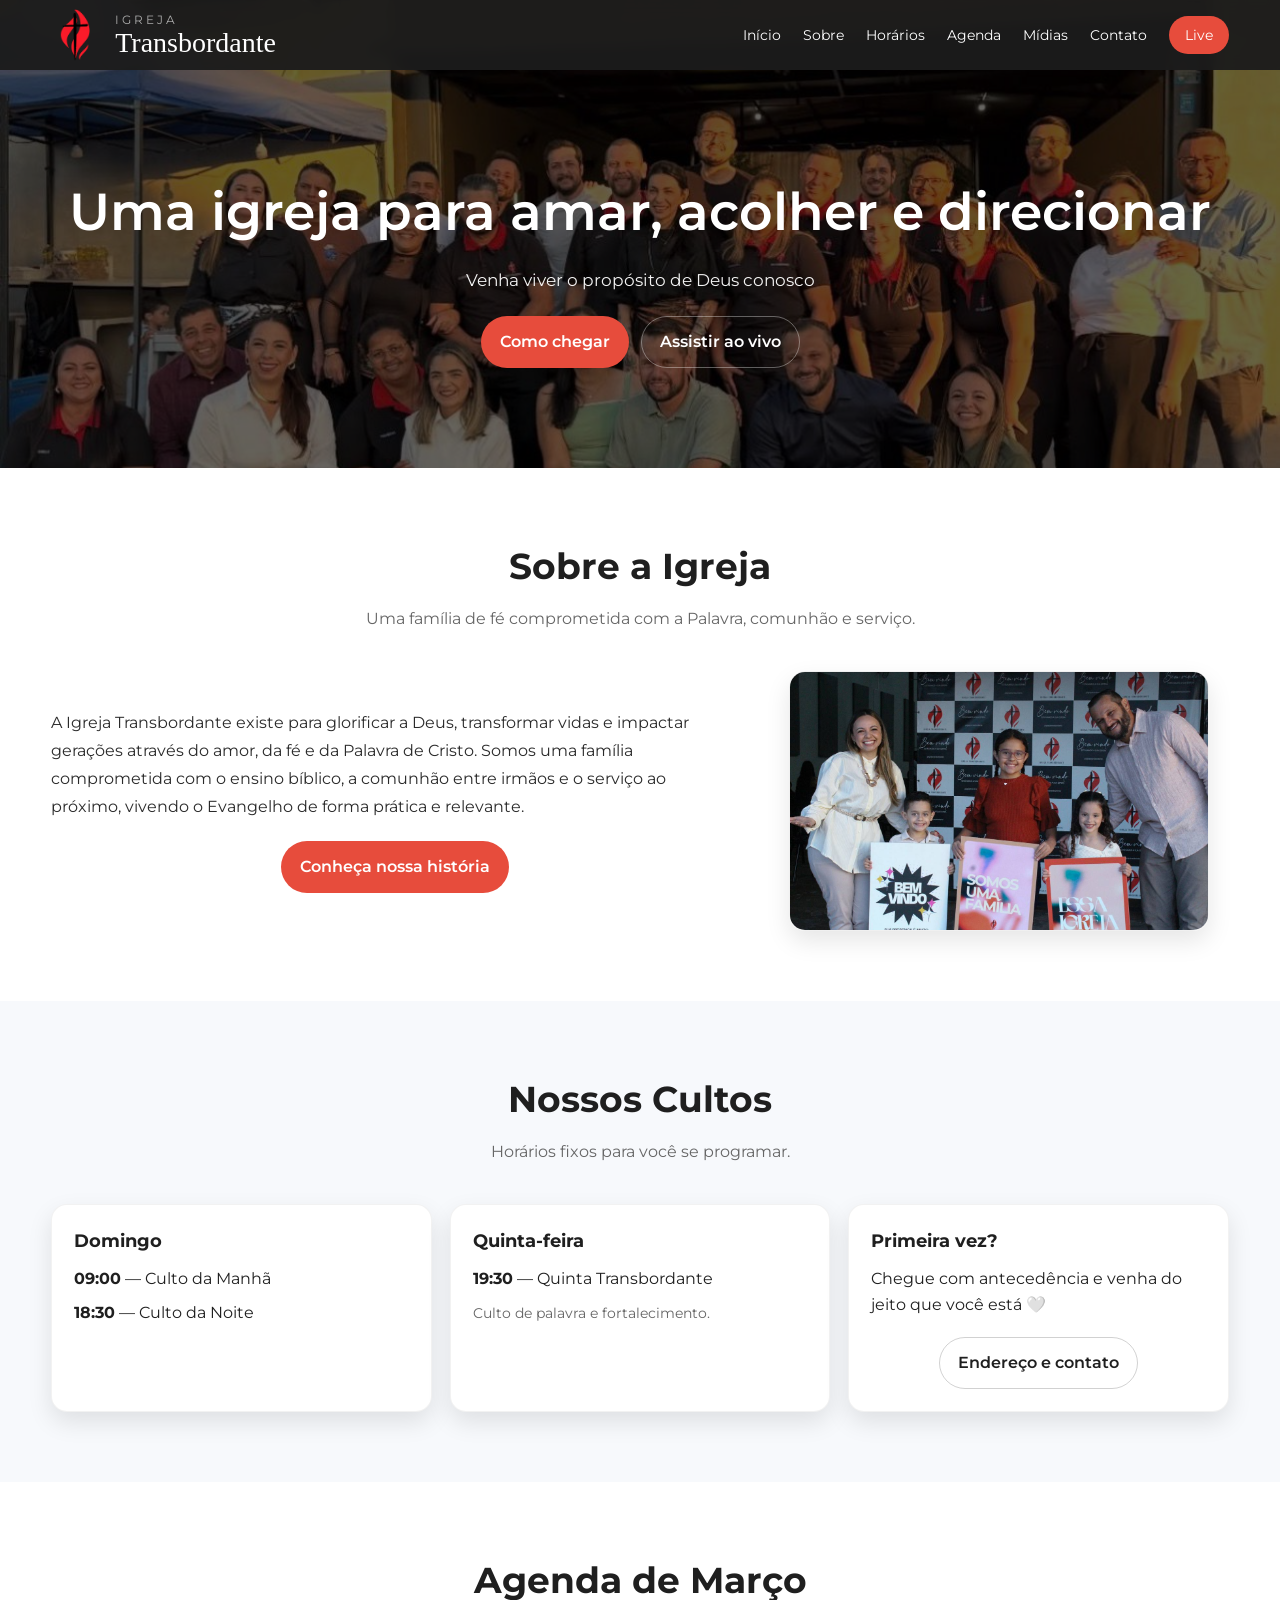
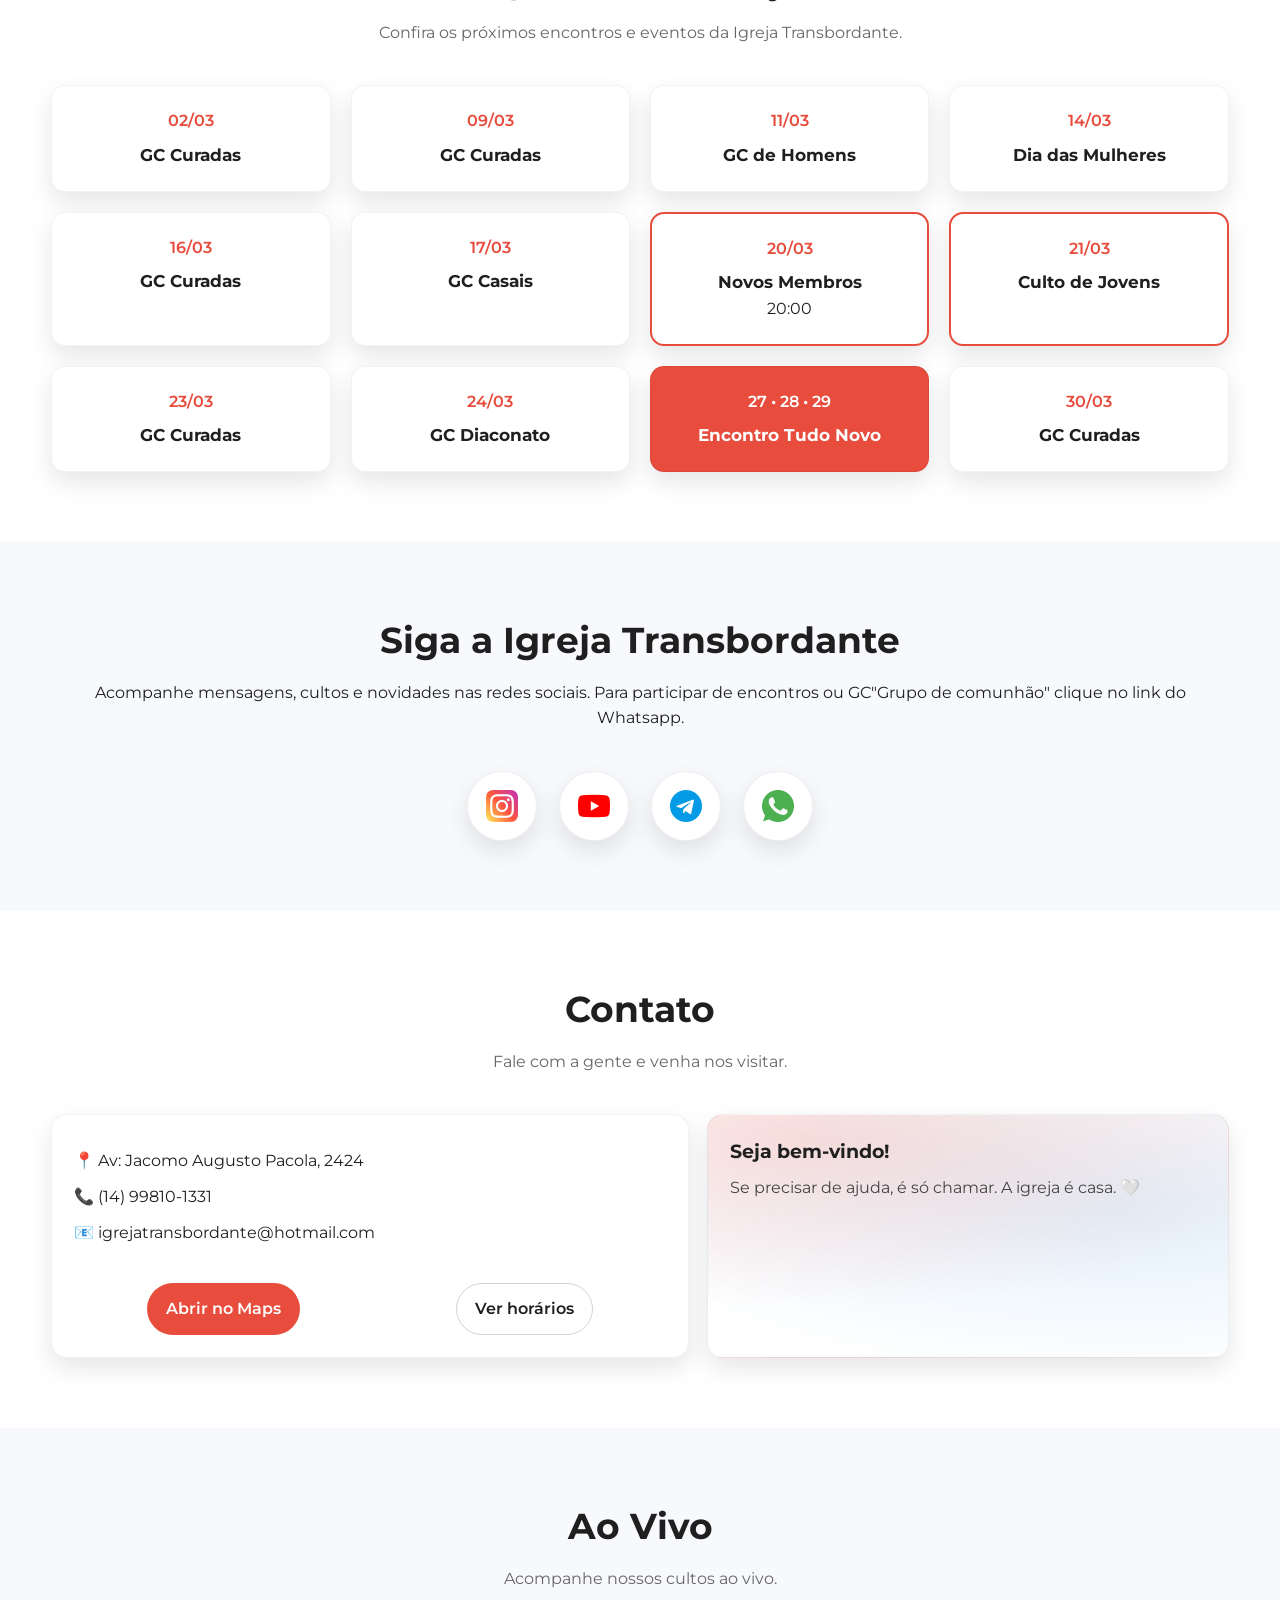
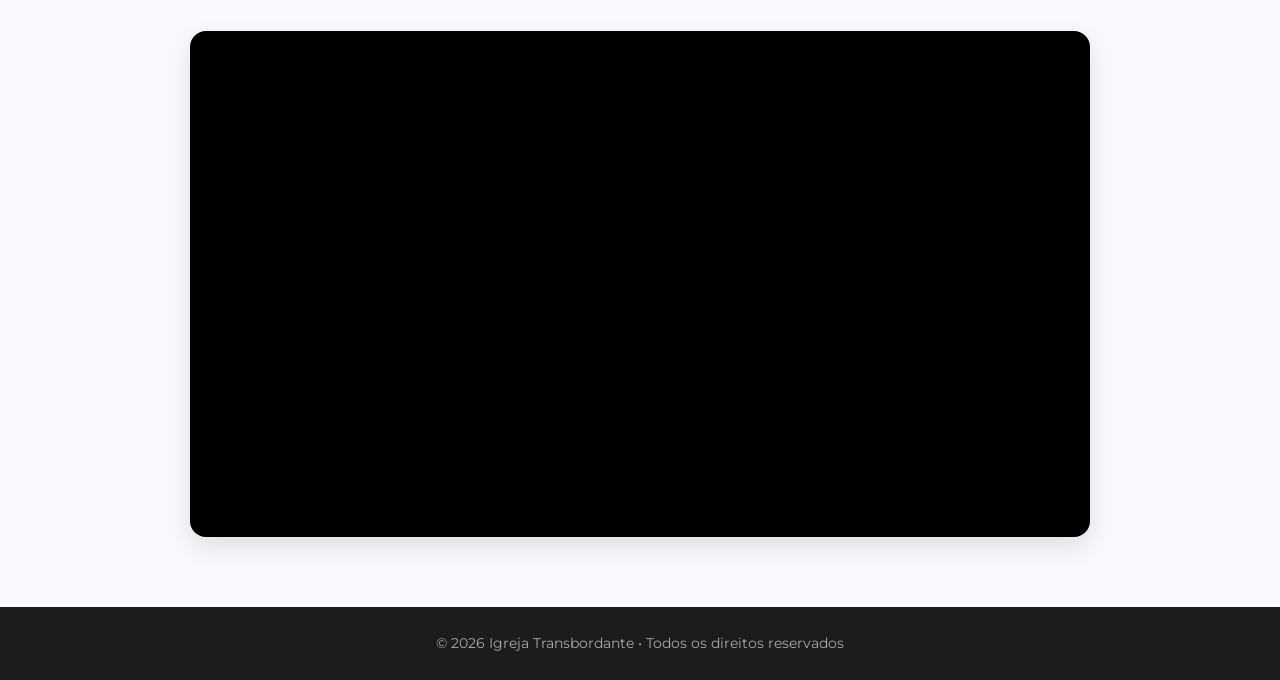
<file: index.html>
<!DOCTYPE html>
<html lang="pt-BR">
<head>
  <meta charset="UTF-8" />
  <title>Igreja Transbordante</title>
  <meta name="viewport" content="width=device-width, initial-scale=1.0" />

  <!-- Google Fonts -->
  <link href="https://fonts.googleapis.com/css2?family=Montserrat:wght@300;400;600&family=Playlist+Script&display=swap" rel="stylesheet">

  <!-- CSS -->
  <link rel="stylesheet" href="estilo.css" />
</head>
<body>

  <!-- ===================================================
       HEADER / NAVBAR (FIXO)
  ==================================================== -->
  <header class="navbar" role="banner">
    <div class="container navbar-inner">

      <a class="logo" href="#inicio" aria-label="Ir para o início">
        <img src="img/logo transp.png" alt="Logo Igreja Transbordante" />
        <div class="texto-logo">
          <span class="igreja">IGREJA</span>
          <span class="nome">Transbordante</span>
        </div>
      </a>

      <!-- Botão hambúrguer (abre via :target indo para #menu) -->
      <a class="menu-toggle" href="#menu" aria-label="Abrir menu">☰</a>

      <!-- Menu -->
      <nav id="menu" class="menu" aria-label="Menu principal">
        <!-- Botão fechar (mobile) -->
        <a class="menu-close" href="#inicio" aria-label="Fechar menu">✕</a>

        <a href="#inicio">Início</a>
        <a href="#sobre">Sobre</a>
        <a href="#cultos">Horários</a>
        <a href="#agenda">Agenda</a>
        <a href="#midias">Mídias</a>
        <a href="#contato">Contato</a>
        <a href="#live" class="live-btn">Live</a>
      </nav>

      <!-- Overlay (clicar fora fecha voltando pro #inicio) -->
      <a class="nav-overlay" href="#inicio" aria-hidden="true"></a>

    </div>
  </header>

  <!-- ===================================================
       HERO / INÍCIO
  ==================================================== -->
  <section id="inicio" class="hero" aria-label="Início">
    <div class="overlay" aria-hidden="true"></div>

    <div class="container hero-content">
      <h1>Uma igreja para amar, acolher e direcionar</h1>
      <p>Venha viver o propósito de Deus conosco</p>

      <div class="hero-actions">
        <a class="btn btn-primary" href="#contato">Como chegar</a>
        <a class="btn btn-ghost" href="#live">Assistir ao vivo</a>
      </div>
    </div>
  </section>

  <main>

    <!-- ===================================================
         SOBRE
    ==================================================== -->
    <section id="sobre" class="section" aria-label="Sobre a igreja">
      <div class="container">
        <header class="section-header">
          <h2>Sobre a Igreja</h2>
          <p class="section-subtitle">
            Uma família de fé comprometida com a Palavra, comunhão e serviço.
          </p>
        </header>

        <div class="about-grid">
          <div class="about-text">
            <p>
              A Igreja Transbordante existe para glorificar a Deus,
              transformar vidas e impactar gerações através do amor,
              da fé e da Palavra de Cristo.
              Somos uma família comprometida com o ensino bíblico,
              a comunhão entre irmãos e o serviço ao próximo, vivendo
              o Evangelho de forma prática e relevante.
            </p>

            <a href="historia.html" class="btn btn-primary btn-fit">
              Conheça nossa história
            </a>
          </div>

          <div class="about-media" aria-hidden="true">
            <div class="about-photo">
              <img src="img/foto3.jpg" alt="Foto da igreja">
            </div>
          </div>
        </div>
      </div>
    </section>

    <!-- ===================================================
         HORÁRIOS DOS CULTOS
    ==================================================== -->
    <section id="cultos" class="section bg-light" aria-label="Horários dos cultos">
      <div class="container">
        <header class="section-header">
          <h2>Nossos Cultos</h2>
          <p class="section-subtitle">Horários fixos para você se programar.</p>
        </header>

        <div class="cards-grid">
          <article class="card">
            <h3>Domingo</h3>
            <p class="card-line"><strong>09:00</strong> — Culto da Manhã</p>
            <p class="card-line"><strong>18:30</strong> — Culto da Noite</p>
          </article>

          <article class="card">
            <h3>Quinta-feira</h3>
            <p class="card-line"><strong>19:30</strong> — Quinta Transbordante</p>
            <p class="card-muted">Culto de palavra e fortalecimento.</p>
          </article>

          <article class="card">
            <h3>Primeira vez?</h3>
            <p class="card-line">Chegue com antecedência e venha do jeito que você está 🤍</p>
            <a class="btn btn-ghost btn-fit" href="#contato">Endereço e contato</a>
          </article>
        </div>
      </div>
    </section>

    <!-- ===================================================
         AGENDA
    ==================================================== -->
    <section id="agenda" class="section agenda" aria-label="Agenda da Igreja">
  <div class="container">

    <header class="section-header">
      <h2>Agenda de Março</h2>
      <p class="section-subtitle">Confira os próximos encontros e eventos da Igreja Transbordante.</p>
    </header>

    <div class="agenda-grid">

      <div class="agenda-card">
        <span class="agenda-data">02/03</span>
        <h3>GC Curadas</h3>
      </div>

      <div class="agenda-card">
        <span class="agenda-data">09/03</span>
        <h3>GC Curadas</h3>
      </div>

      <div class="agenda-card">
        <span class="agenda-data">11/03</span>
        <h3>GC de Homens</h3>
      </div>

      <div class="agenda-card">
        <span class="agenda-data">14/03</span>
        <h3>Dia das Mulheres</h3>
      </div>

      <div class="agenda-card">
        <span class="agenda-data">16/03</span>
        <h3>GC Curadas</h3>
      </div>

      <div class="agenda-card">
        <span class="agenda-data">17/03</span>
        <h3>GC Casais</h3>
      </div>

      <div class="agenda-card destaque">
        <span class="agenda-data">20/03</span>
        <h3>Novos Membros</h3>
        <p>20:00</p>
      </div>

      <div class="agenda-card destaque">
        <span class="agenda-data">21/03</span>
        <h3>Culto de Jovens</h3>
      </div>

      <div class="agenda-card">
        <span class="agenda-data">23/03</span>
        <h3>GC Curadas</h3>
      </div>

      <div class="agenda-card">
        <span class="agenda-data">24/03</span>
        <h3>GC Diaconato</h3>
      </div>

      <div class="agenda-card encontro">
        <span class="agenda-data">27 • 28 • 29</span>
        <h3>Encontro Tudo Novo</h3>
      </div>

      <div class="agenda-card">
        <span class="agenda-data">30/03</span>
        <h3>GC Curadas</h3>
      </div>

    </div>
  </div>
</section>
    <!-- ===================================================
         MÍDIAS
    ==================================================== -->
    <section id="midias" class="section bg-light midias" aria-label="Mídias e redes sociais">
      <div class="container">
        <header class="section-header">
          <h2 class="midias-titulo">Siga a Igreja Transbordante</h2>
          <p class="midias-subtitulo">
            Acompanhe mensagens, cultos e novidades nas redes sociais.
            Para participar de encontros ou GC"Grupo de comunhão" clique no link do Whatsapp.
          </p>
        </header>

        <div class="midias-icons">
          <a href="https://www.instagram.com/igreja.transbordante_/" target="_blank" rel="noopener">
            <img src="img/logo-instagram.png" alt="Instagram">
          </a>

          <a href="https://www.youtube.com/@IgrejaTransbordante" target="_blank" rel="noopener">
            <img src="img/logo-youtube.png" alt="YouTube">
          </a>

          <a href="https://web.telegram.org/k/#-2101232813" target="_blank" rel="noopener">
            <img src="img/logo-telegram.png" alt="Telegram">
          </a>

          <a href="https://wa.me/" target="_blank" rel="noopener">
            <img src="img/logo-whatsapp.png" alt="WhatsApp">
          </a>
        </div>
      </div>
    </section>

    <!-- ===================================================
         CONTATO
    ==================================================== -->
    <section id="contato" class="section" aria-label="Contato">
      <div class="container">
        <header class="section-header">
          <h2>Contato</h2>
          <p class="section-subtitle">Fale com a gente e venha nos visitar.</p>
        </header>

        <div class="contact-grid">
          <div class="contact-card">
            <p class="contact-line">📍 Av: Jacomo Augusto Pacola, 2424</p>
            <p class="contact-line">📞 (14) 99810-1331</p>
            <p class="contact-line">📧 igrejatransbordante@hotmail.com</p>

            <div class="contact-actions">
              <a class="btn btn-primary btn-fit" target="_blank" rel="noopener"
                href="https://www.google.com/maps/search/?api=1&query=Av%3A%20Jacomo%20Augusto%20Pacola%2C%202424">
                Abrir no Maps
              </a>
              <a class="btn btn-ghost btn-fit" href="#cultos">Ver horários</a>
            </div>
          </div>

          <div class="contact-note" aria-hidden="true">
            <div class="contact-box">
              <h3>Seja bem-vindo!</h3>
              <p>Se precisar de ajuda, é só chamar. A igreja é casa. 🤍</p>
            </div>
          </div>
        </div>
      </div>
    </section>

    <!-- ===================================================
         LIVE
    ==================================================== -->
    <section id="live" class="section bg-light live" aria-label="Ao vivo">
      <div class="container">
        <header class="section-header">
          <h2>Ao Vivo</h2>
          <p class="section-subtitle">Acompanhe nossos cultos ao vivo.</p>
        </header>

        <div class="live-box">
        <iframe
        src="https://www.youtube.com/embed/O3JC8-K_oSQ"
        title="Última live - Igreja Transbordante"
        allow="accelerometer; autoplay; clipboard-write; encrypted-media; gyroscope; picture-in-picture; web-share"
        allowfullscreen>
        </iframe>
          <!-- Cole aqui o iframe da live do YouTube quando quiser -->
        </div>
      </div>
    </section>

  </main>

  <!-- ===================================================
       FOOTER
  ==================================================== -->
  <footer class="footer">
    <div class="container footer-inner">
      <p>© 2026 Igreja Transbordante • Todos os direitos reservados</p>
    </div>
  </footer>

</body>
</html>
</file>
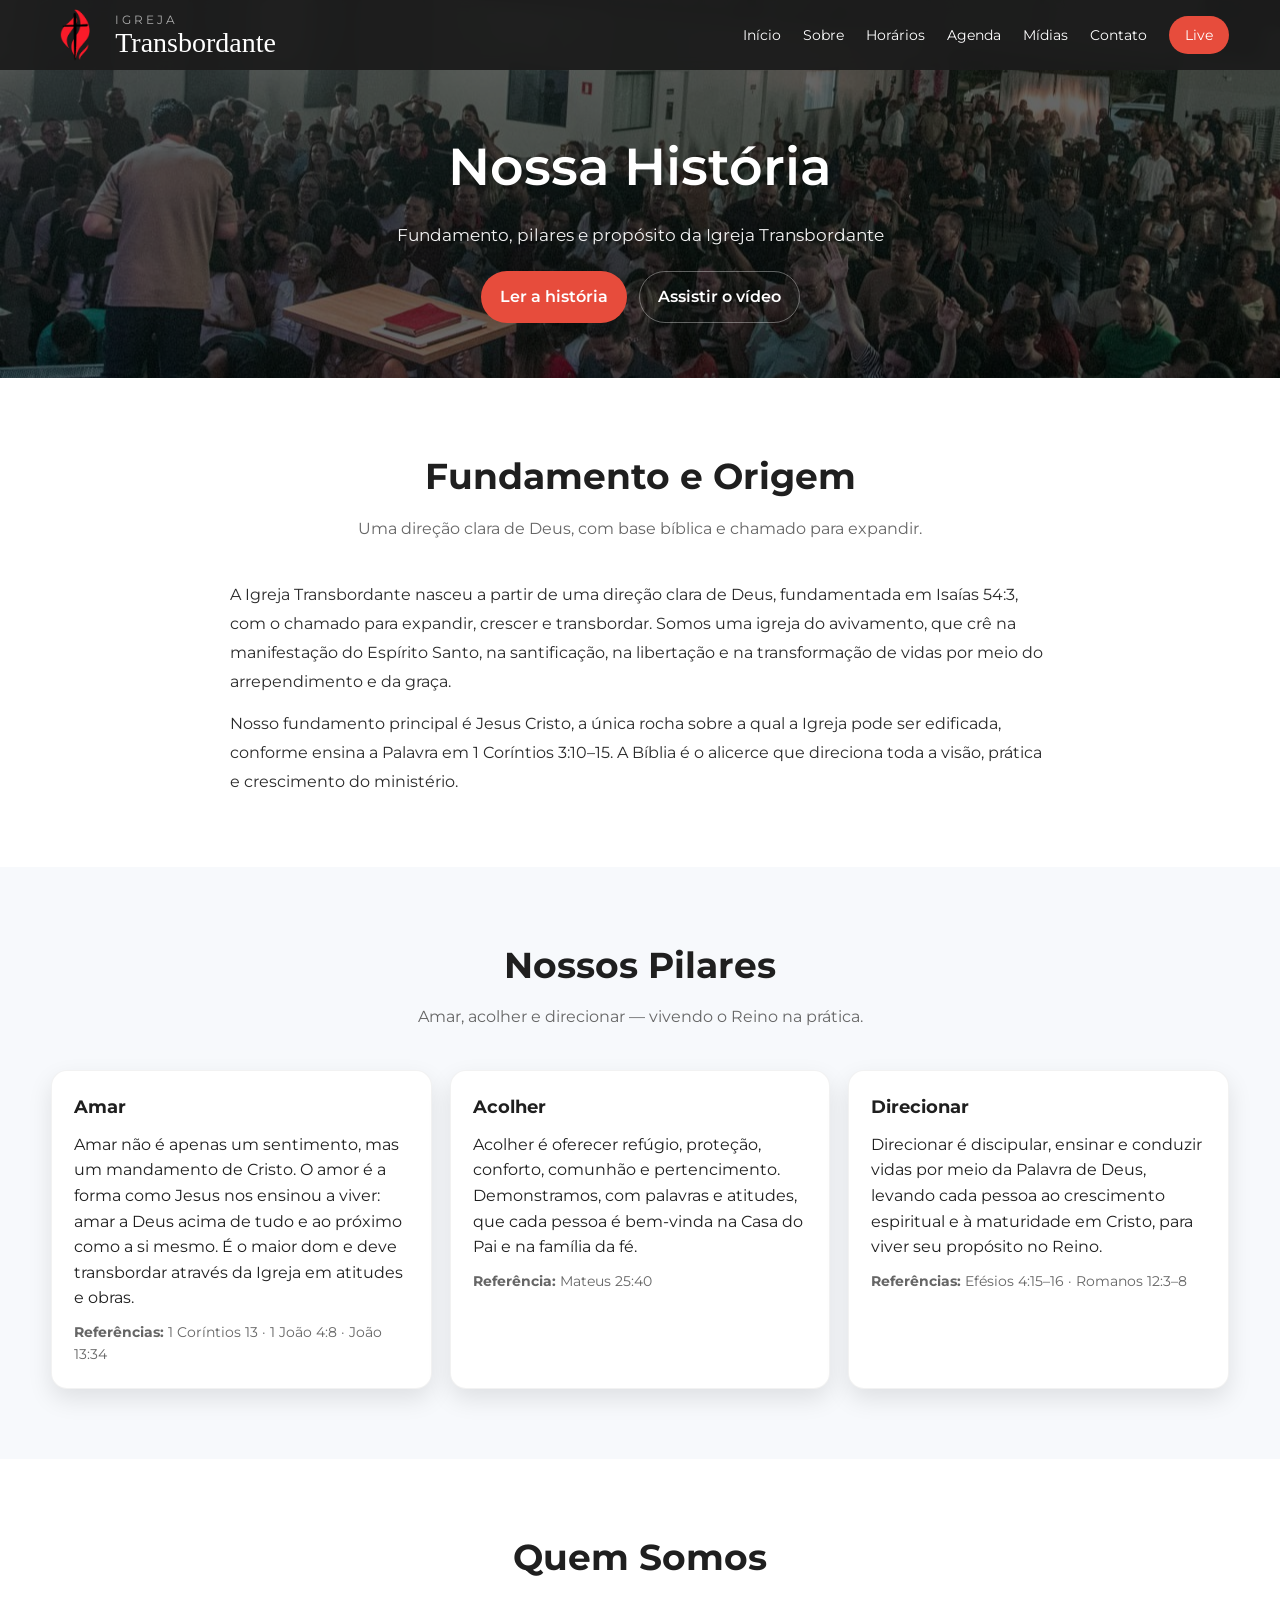
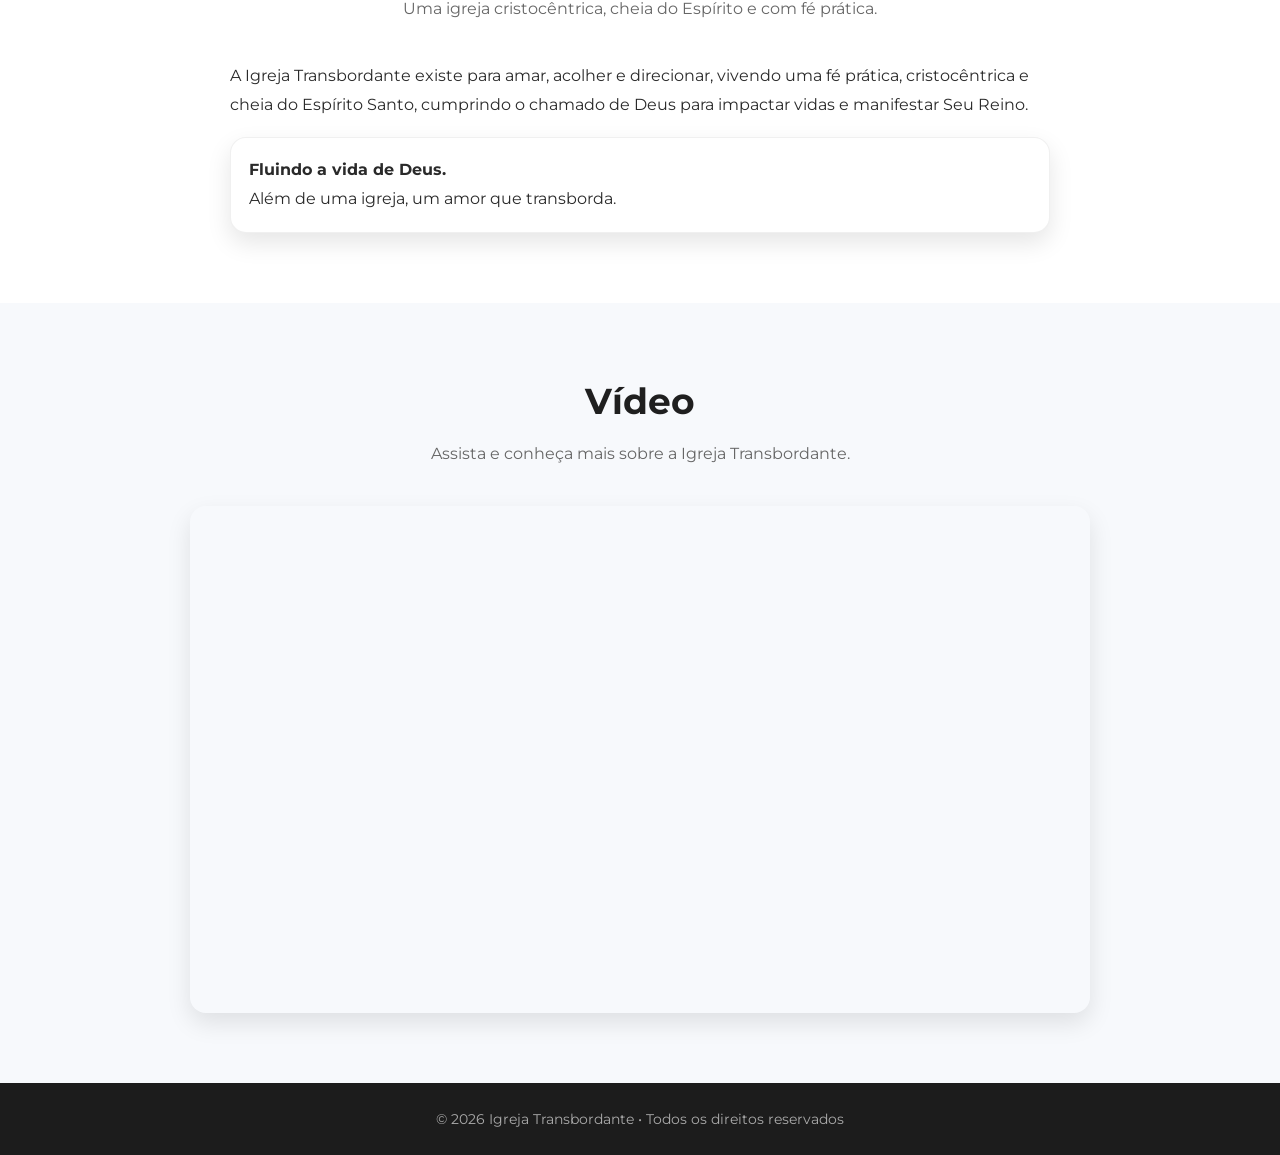
<file: historia.html>
<!DOCTYPE html>
<html lang="pt-BR">
<head>
  <meta charset="UTF-8" />
  <title>Nossa História | Igreja Transbordante</title>
  <meta name="viewport" content="width=device-width, initial-scale=1.0" />

  <!-- Google Fonts -->
  <link href="https://fonts.googleapis.com/css2?family=Montserrat:wght@300;400;600&family=Playlist+Script&display=swap" rel="stylesheet">

  <!-- CSS principal -->
  <link rel="stylesheet" href="estilo.css" />
</head>
<body>

  <!-- ===================================================
       HEADER / NAVBAR (IGUAL AO INDEX - SEM JS)
  ==================================================== -->
  <header class="navbar" role="banner">
    <div class="container navbar-inner">

      <a class="logo" href="index.html#inicio" aria-label="Voltar para o início">
        <img src="img/logo transp.png" alt="Logo Igreja Transbordante" />
        <div class="texto-logo">
          <span class="igreja">IGREJA</span>
          <span class="nome">Transbordante</span>
        </div>
      </a>

      <!-- Botão hambúrguer (abre via :target indo para #menu) -->
      <a class="menu-toggle" href="#menu" aria-label="Abrir menu">☰</a>

      <!-- Menu -->
      <nav id="menu" class="menu" aria-label="Menu principal">
        <!-- Fechar (mobile) -->
        <a class="menu-close" href="#topo" aria-label="Fechar menu">✕</a>

        <a href="index.html#inicio">Início</a>
        <a href="index.html#sobre">Sobre</a>
        <a href="index.html#cultos">Horários</a>
        <a href="index.html#agenda">Agenda</a>
        <a href="index.html#midias">Mídias</a>
        <a href="index.html#contato">Contato</a>
        <a href="index.html#live" class="live-btn">Live</a>
      </nav>

      <!-- Overlay (clicar fora fecha voltando pro #topo) -->
      <a class="nav-overlay" href="#topo" aria-hidden="true"></a>

    </div>
  </header>

  <!-- Âncora para fechar o menu (sem “pular” para outra página) -->
  <div id="topo" style="position:absolute; top:0;"></div>

  <!-- ===================================================
       HERO DA PÁGINA (HISTÓRIA)
  ==================================================== -->
  <section class="hero hero-historia" aria-label="Nossa História">
    <div class="overlay" aria-hidden="true"></div>

    <div class="container hero-content">
      <h1>Nossa História</h1>
      <p>Fundamento, pilares e propósito da Igreja Transbordante</p>

      <div class="hero-actions">
        <a class="btn btn-primary" href="#origem">Ler a história</a>
        <a class="btn btn-ghost" href="#video">Assistir o vídeo</a>
      </div>
    </div>
  </section>

  <main>

    <!-- ===================================================
         FUNDAMENTO E ORIGEM
    ==================================================== -->
    <section id="origem" class="section" aria-label="Fundamento e Origem">
      <div class="container">
        <header class="section-header">
          <h2>Fundamento e Origem</h2>
          <p class="section-subtitle">
            Uma direção clara de Deus, com base bíblica e chamado para expandir.
          </p>
        </header>

        <div class="historia-content">
          <p>
            A Igreja Transbordante nasceu a partir de uma direção clara de Deus, fundamentada em
            Isaías 54:3, com o chamado para expandir, crescer e transbordar. Somos uma igreja do
            avivamento, que crê na manifestação do Espírito Santo, na santificação, na libertação
            e na transformação de vidas por meio do arrependimento e da graça.
          </p>

          <p>
            Nosso fundamento principal é Jesus Cristo, a única rocha sobre a qual a Igreja pode
            ser edificada, conforme ensina a Palavra em 1 Coríntios 3:10–15. A Bíblia é o alicerce
            que direciona toda a visão, prática e crescimento do ministério.
          </p>
        </div>
      </div>
    </section>

    <!-- ===================================================
         PILARES
    ==================================================== -->
    <section id="pilares" class="section bg-light" aria-label="Nossos Pilares">
      <div class="container">
        <header class="section-header">
          <h2>Nossos Pilares</h2>
          <p class="section-subtitle">Amar, acolher e direcionar — vivendo o Reino na prática.</p>
        </header>

        <div class="cards-grid historia-cards">
          <article class="card">
            <h3>Amar</h3>
            <p>
              Amar não é apenas um sentimento, mas um mandamento de Cristo. O amor é a forma
              como Jesus nos ensinou a viver: amar a Deus acima de tudo e ao próximo como a
              si mesmo. É o maior dom e deve transbordar através da Igreja em atitudes e obras.
            </p>
            <p class="card-muted"><strong>Referências:</strong> 1 Coríntios 13 · 1 João 4:8 · João 13:34</p>
          </article>

          <article class="card">
            <h3>Acolher</h3>
            <p>
              Acolher é oferecer refúgio, proteção, conforto, comunhão e pertencimento.
              Demonstramos, com palavras e atitudes, que cada pessoa é bem-vinda na Casa do
              Pai e na família da fé.
            </p>
            <p class="card-muted"><strong>Referência:</strong> Mateus 25:40</p>
          </article>

          <article class="card">
            <h3>Direcionar</h3>
            <p>
              Direcionar é discipular, ensinar e conduzir vidas por meio da Palavra de Deus,
              levando cada pessoa ao crescimento espiritual e à maturidade em Cristo, para
              viver seu propósito no Reino.
            </p>
            <p class="card-muted"><strong>Referências:</strong> Efésios 4:15–16 · Romanos 12:3–8</p>
          </article>
        </div>
      </div>
    </section>

    <!-- ===================================================
         QUEM SOMOS
    ==================================================== -->
    <section id="quem-somos" class="section" aria-label="Quem Somos">
      <div class="container">
        <header class="section-header">
          <h2>Quem Somos</h2>
          <p class="section-subtitle">Uma igreja cristocêntrica, cheia do Espírito e com fé prática.</p>
        </header>

        <div class="historia-content">
          <p>
            A Igreja Transbordante existe para amar, acolher e direcionar, vivendo uma fé prática,
            cristocêntrica e cheia do Espírito Santo, cumprindo o chamado de Deus para impactar
            vidas e manifestar Seu Reino.
          </p>

          <div class="quote-box">
            <p>
              <strong>Fluindo a vida de Deus.</strong><br>
              Além de uma igreja, um amor que transborda.
            </p>
          </div>
        </div>
      </div>
    </section>

    <!-- ===================================================
         VÍDEO DA HISTÓRIA
    ==================================================== -->
    <section id="video" class="section bg-light" aria-label="Vídeo da História">
      <div class="container">
        <header class="section-header">
          <h2>Vídeo</h2>
          <p class="section-subtitle">Assista e conheça mais sobre a Igreja Transbordante.</p>
        </header>

        <div class="video-historia">
          <iframe
            src="https://www.youtube.com/embed/HmsiRQm_7G4?si=5AJV5zZR4b_B5BrW"
            title="Nossa História - Igreja Transbordante"
            allow="accelerometer; autoplay; clipboard-write; encrypted-media; gyroscope; picture-in-picture; web-share"
            referrerpolicy="strict-origin-when-cross-origin"
            allowfullscreen>
          </iframe>
        </div>
      </div>
    </section>

  </main>

  <!-- ===================================================
       FOOTER
  ==================================================== -->
  <footer class="footer">
    <div class="container footer-inner">
      <p>© 2026 Igreja Transbordante • Todos os direitos reservados</p>
    </div>
  </footer>

</body>
</html>
</file>
<file: estilo.css>
/* ===================================================
   RESET + BASE
=================================================== */
* { margin: 0; padding: 0; box-sizing: border-box; }
html { scroll-behavior: smooth; }

body{
  font-family: "Montserrat", sans-serif;
  color: #1f1f1f;
  background: #fff;
  line-height: 1.6;
  overflow-x: hidden;
}

/* ===================================================
   VARIÁVEIS
=================================================== */
:root{
  --primary: #e74c3c;
  --dark: #1c1c1c;
  --light: #f7f9fc;
  --text-light: #aaa;

  --radius: 16px;
  --shadow: 0 10px 25px rgba(0,0,0,0.10);
  --container: 1200px;
}

/* ===================================================
   CONTAINER
=================================================== */
.container{
  width: min(92%, var(--container));
  margin: 0 auto;
}

/* ===================================================
   SEÇÕES
=================================================== */
.section{ padding: 70px 0; }
.bg-light{ background: var(--light); }

.section-header{ text-align: center; margin-bottom: 40px; }
.section-header h2{
  font-size: clamp(24px, 3vw, 36px);
  margin-bottom: 10px;
}
.section-subtitle{
  color: #666;
  font-size: 16px;
  max-width: 720px;
  margin: 0 auto;
}

/* ===================================================
   BOTÕES
=================================================== */
.btn{
  display: inline-flex;
  align-items: center;
  justify-content: center;
  gap: 10px;
  padding: 12px 18px;
  border-radius: 999px;
  text-decoration: none;
  font-weight: 600;
  transition: 0.2s ease;
  border: 1px solid transparent;
}
.btn-fit{
  width: fit-content;
  margin: 20px auto 0 auto;
  display: block;
}

.btn-primary{
  background: var(--primary);
  color: #fff;
}
.btn-primary:hover{
  transform: translateY(-2px);
  filter: brightness(0.97);
}

/* Ghost no HERO (branco) */
.btn-ghost{
  background: transparent;
  color: #fff;
  border-color: rgba(255,255,255,0.35);
}
.btn-ghost:hover{
  transform: translateY(-2px);
  border-color: rgba(255,255,255,0.6);
}

/* Ghost em fundos claros (escuro) */
.bg-light .btn-ghost,
.section .btn-ghost{
  color: #1f1f1f;
  border-color: rgba(0,0,0,0.18);
}
.bg-light .btn-ghost:hover,
.section .btn-ghost:hover{
  border-color: rgba(0,0,0,0.35);
}

/* ===================================================
   NAVBAR
=================================================== */
.navbar{
  position: fixed;
  inset: 0 0 auto 0;
  height: 70px;
  background: rgba(28, 28, 28, 0.95);
  backdrop-filter: blur(6px);
  z-index: 1000;
}
.navbar-inner{
  height: 70px;
  display: flex;
  align-items: center;
  justify-content: space-between;
  gap: 18px;
  position: relative;
}

/* Logo */
.logo{
  display: flex;
  align-items: center;
  gap: 12px;
  text-decoration: none;
}
.logo img{ height: 52px; }

.texto-logo .igreja{
  font-size: 12px;
  letter-spacing: 3px;
  color: var(--text-light);
  display: block;
}
.texto-logo .nome{
  font-family: "Playlist Script", cursive;
  font-size: 28px;
  color: #fff;
  line-height: 1;
}

/* Menu desktop */
.menu{
  display: flex;
  gap: 22px;
  align-items: center;
}
.menu a{
  color: #fff;
  text-decoration: none;
  font-size: 14px;
  transition: 0.2s ease;
}
.menu a:hover{ color: var(--primary); }

.live-btn{
  background: var(--primary);
  padding: 8px 16px;
  border-radius: 999px;
}

/* Botão hambúrguer (desktop escondido) */
.menu-toggle{
  display: none;
  color: #fff;
  text-decoration: none;
  font-size: 28px;
  user-select: none;
}

/* Botão fechar (só mobile) */
.menu-close{
  display: none;
  width: 100%;
  text-align: right;
  padding: 14px 18px 6px;
  font-size: 22px;
  opacity: 0.9;
}

/* Overlay */
.nav-overlay{
  display: none;
}

/* ===================================================
   HERO
=================================================== */
.hero{
  min-height: 52vh;
  padding-top: 70px;
  background: url("img/membrosigj.jpeg") center/cover no-repeat;
  display: grid;
  place-items: center;
  text-align: center;
  position: relative;
  color: #fff;
}
.overlay{
  position: absolute;
  inset: 0;
  background: rgba(0,0,0,0.6);
}
.hero-content{
  position: relative;
  z-index: 1;
  padding: 22px 0;
}
.hero-content h1{
  font-size: clamp(26px, 5vw, 52px);
  font-weight: 600;
}
.hero-content p{
  margin-top: 14px;
  opacity: 0.95;
  font-size: 1.05rem;
}
.hero-actions{
  margin-top: 22px;
  display: flex;
  gap: 12px;
  justify-content: center;
  flex-wrap: wrap;
}

/* ===================================================
   SOBRE
=================================================== */
.about-grid{
  display: grid;
  grid-template-columns: 1.2fr 0.8fr;
  gap: 30px;
  align-items: center;
}
.about-text p{
  font-size: 1rem;
  line-height: 1.75;
  color: #2a2a2a;
}
.about-media{ display: flex; justify-content: center; }
.about-photo{
  width: 100%;
  max-width: 420px;     /* controla o tamanho no desktop */
  height: 260px;        /* define altura fixa pra não “crescer” */
  border-radius: var(--radius);
  overflow: hidden;     /* importante pra recortar a imagem */
  box-shadow: var(--shadow);
  border: 1px solid rgba(0,0,0,0.06);
}

.about-photo img{
  width: 100%;
  height: 100%;
  object-fit: cover;    /* corta sem deformar */
  display: block;       /* remove “espaço” embaixo da imagem */
}

/* ===================================================
   CARDS (HORÁRIOS)
=================================================== */
.cards-grid{
  display: grid;
  grid-template-columns: repeat(3, 1fr);
  gap: 18px;
}
.card{
  background: #fff;
  border-radius: var(--radius);
  box-shadow: var(--shadow);
  padding: 22px;
  border: 1px solid rgba(0,0,0,0.05);
  transition: 0.2s ease;
}
.card:hover{ transform: translateY(-4px); }
.card h3{ font-size: 18px; margin-bottom: 10px; }
.card-line{ margin: 8px 0; }
.card-muted{ margin-top: 10px; color: #666; font-size: 14px; }

/* ===================================================
   AGENDA
=================================================== */
/* =============================
AGENDA
============================= */

.agenda-grid{
  display:grid;
  grid-template-columns: repeat(auto-fit,minmax(220px,1fr));
  gap:20px;
  margin-top:30px;
}

.agenda-card{
  background:#fff;
  border-radius:14px;
  padding:22px;
  box-shadow:var(--shadow);
  text-align:center;
  border:1px solid rgba(0,0,0,0.05);
  transition:0.3s;
}

.agenda-card:hover{
  transform:translateY(-4px);
}

.agenda-data{
  display:inline-block;
  font-weight:600;
  color:var(--primary);
  margin-bottom:8px;
}

.agenda-card h3{
  font-size:1.05rem;
}

/* destaque eventos especiais */

.agenda-card.destaque{
  border:2px solid var(--primary);
}

.agenda-card.encontro{
  background:var(--primary);
  color:white;
}

.agenda-card.encontro .agenda-data{
  color:white;
}

/* ===================================================
   MÍDIAS
=================================================== */
.midias{ text-align: center; }
.midias-icons{
  display: flex;
  justify-content: center;
  align-items: center;
  gap: 22px;
  flex-wrap: wrap;
  margin-top: 10px;
}
.midias-icons a{
  width: 70px;
  height: 70px;
  display: grid;
  place-items: center;
  background: #fff;
  border-radius: 50%;
  box-shadow: var(--shadow);
  transition: 0.2s ease;
  border: 1px solid rgba(0,0,0,0.06);
}
.midias-icons img{ width: 32px; height: 32px; }
.midias-icons a:hover{ transform: translateY(-6px); }

/* ===================================================
   CONTATO
=================================================== */
.contact-grid{
  display: grid;
  grid-template-columns: 1.1fr 0.9fr;
  gap: 18px;
  align-items: stretch;
}
.contact-card{
  background: #fff;
  border-radius: var(--radius);
  box-shadow: var(--shadow);
  padding: 22px;
  border: 1px solid rgba(0,0,0,0.05);
}
.contact-line{ margin: 10px 0; font-size: 1.02rem; }
.contact-actions{
  margin-top: 18px;
  display: flex;
  gap: 10px;
  flex-wrap: wrap;
}
.contact-note .contact-box{
  height: 100%;
  border-radius: var(--radius);
  box-shadow: var(--shadow);
  padding: 22px;
  border: 1px solid rgba(0,0,0,0.05);
  background:
    radial-gradient(900px 280px at 20% 10%, rgba(231,76,60,0.18), transparent 60%),
    radial-gradient(900px 280px at 80% 40%, rgba(30,136,229,0.12), transparent 60%),
    #fff;
}
.contact-box h3{ margin-bottom: 8px; }
.contact-box p{ color: #444; }

/* ===================================================
   LIVE
=================================================== */
.live-box{
    width:100%;
    max-width:900px;
    margin:30px auto 0 auto;
    aspect-ratio:16/9;
    background:#000;
    border-radius:16px;
    overflow:hidden;
    box-shadow:var(--shadow);
}

.live-box iframe{
    width:100%;
    height:100%;
    border:0;
}

/* ===================================================
   FOOTER
=================================================== */
.footer{
  background: var(--dark);
  color: var(--text-light);
  padding: 25px 0;
  text-align: center;
}
.footer-inner p{ font-size: 14px; }

/* ===================================================
   HISTÓRIA (conteúdo)
=================================================== */
.historia-content{
  max-width: 820px;
  margin: 0 auto;
  font-size: 1rem;
  line-height: 1.8;
  color: #2a2a2a;
}

.historia-content p + p{
  margin-top: 14px;
}

.quote-box{
  margin-top: 18px;
  padding: 18px 18px;
  border-radius: var(--radius);
  background: #fff;
  box-shadow: var(--shadow);
  border: 1px solid rgba(0,0,0,0.06);
}

.video-historia {
    width: 100%;
    max-width: 900px;
    margin: 30px auto 0 auto;
    aspect-ratio: 16 / 9;
    border-radius: 16px;
    overflow: hidden;
    box-shadow: var(--shadow);
}

.video-historia iframe {
    width: 100%;
    height: 100%;
    border: 0;
}

/* ===================================================
   HERO - PÁGINA HISTÓRIA
=================================================== */
.hero-historia{
  background: url("img/imagemigjtoda.jpg") center/cover no-repeat;
  min-height: 42vh;
}

/* ===================================================
   RESPONSIVIDADE + MENU MOBILE (com :target)
=================================================== */
@media (max-width: 900px){
  .menu-toggle{ display: inline-block; }

  /* menu vira gaveta */
  .menu{
    position: fixed;
    top: 0;
    right: -100%;
    width: 100%;
    max-width: 420px;
    height: 100vh;
    background: var(--dark);
    flex-direction: column;
    align-items: center;
    gap: 0;
    padding: 70px 0 10px; /* espaço da navbar */
    text-align: center;
    transition: 0.25s ease;
    z-index: 1200;
  }

  /* botão fechar aparece no mobile */
  .menu-close{
    display: block;
    position: absolute;
    top: 10px;
    right: 12px;
    width: auto;
    padding: 10px 12px;
  }

  .menu a{
    width: 100%;
    padding: 14px 0;
    font-size: 16px;
  }

  /* overlay */
  .nav-overlay{
    position: fixed;
    inset: 0;
    background: rgba(0,0,0,0.45);
    opacity: 0;
    pointer-events: none;
    transition: 0.25s ease;
    z-index: 1100;
  }

  /* quando o #menu é o target (URL termina em #menu), abre */
  #menu:target{
    right: 0;
  }
  #menu:target ~ .nav-overlay{
    display: block;
    opacity: 1;
    pointer-events: auto;
  }

  .cards-grid{ grid-template-columns: 1fr; }
  .about-grid{ grid-template-columns: 1fr; }
  .about-photo{ min-height: 220px; }
  .contact-grid{ grid-template-columns: 1fr; }
  .live-box{ height: 260px; }
  .section{ padding: 60px 0; }
}
</file>
